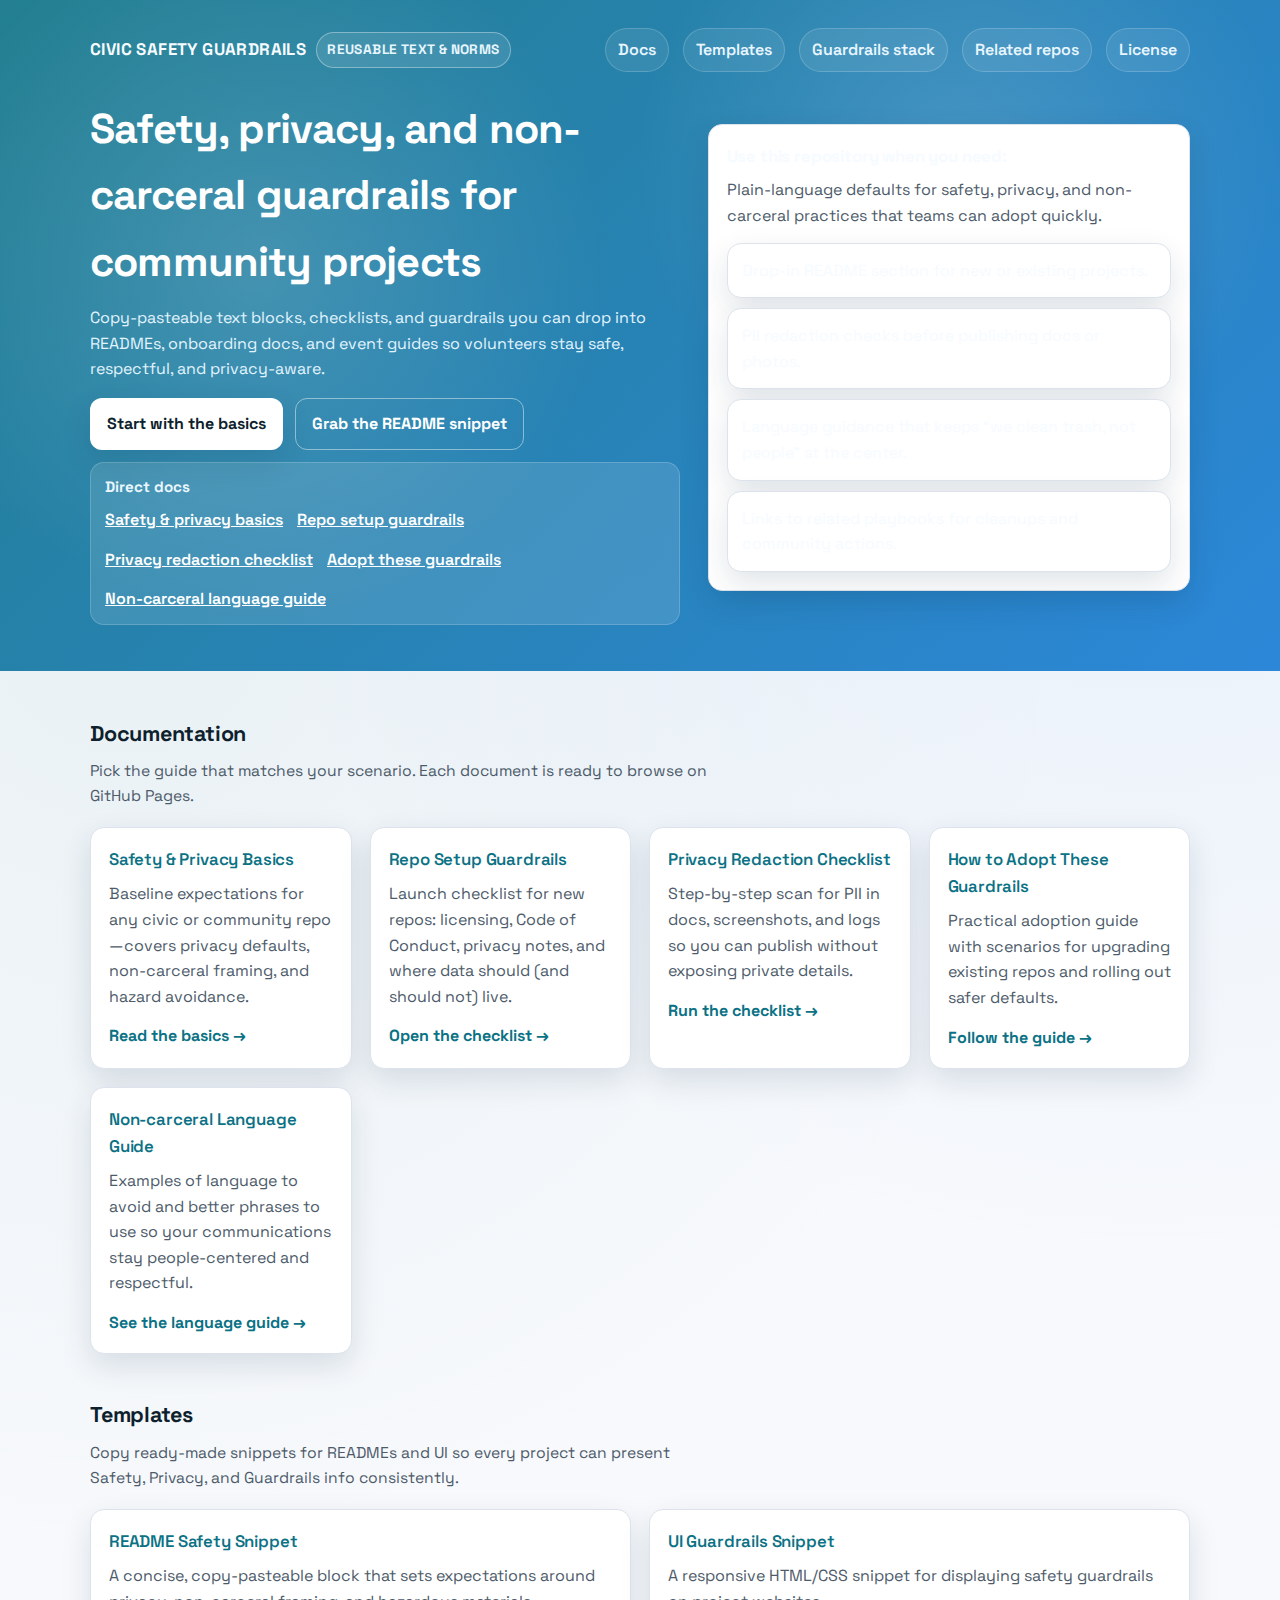
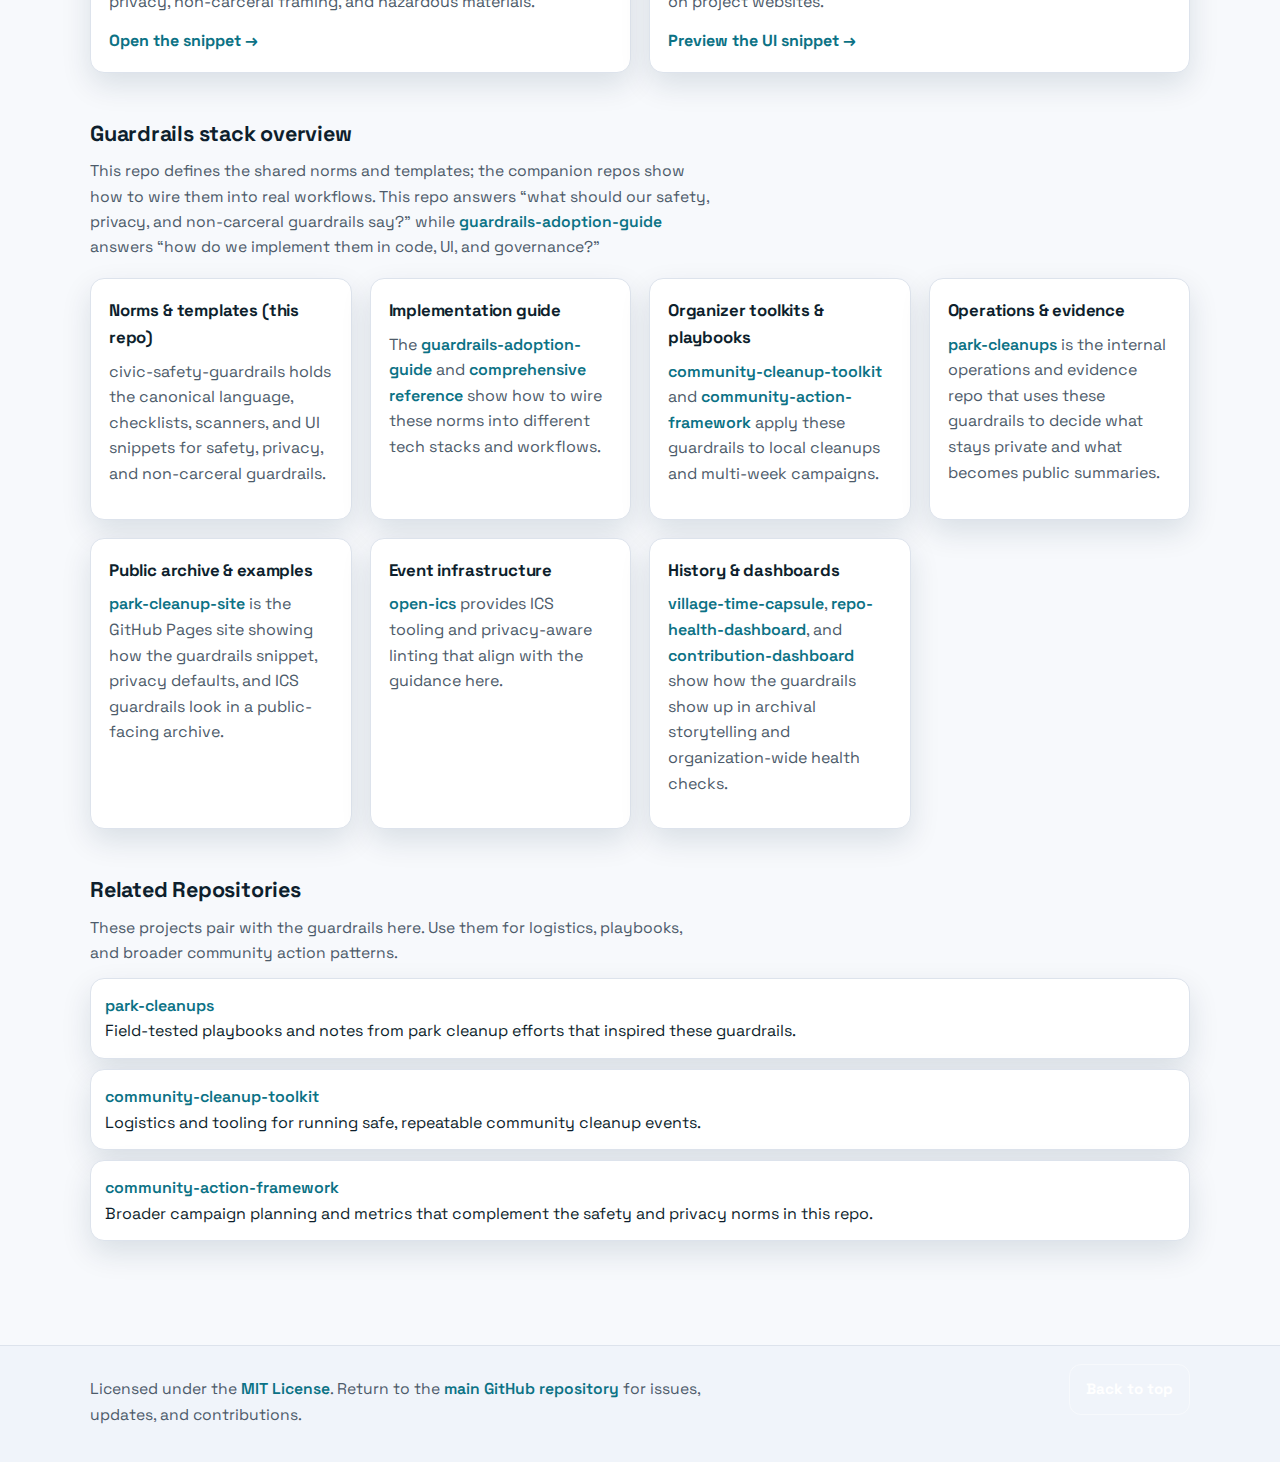
<file: index.html>
<!doctype html>
<html lang="en">
<head>
  <meta charset="utf-8">
  <meta name="viewport" content="width=device-width, initial-scale=1">
  <title>Civic Safety Guardrails</title>
  <link rel="preconnect" href="https://fonts.googleapis.com">
  <link rel="preconnect" href="https://fonts.gstatic.com" crossorigin>
  <link href="https://fonts.googleapis.com/css2?family=Space+Grotesk:wght@400;500;600&display=swap" rel="stylesheet">
  <style>
    :root {
      --ink: #0e1f2d;
      --muted: #4d5b6a;
      --accent: #0b7285;
      --accent-2: #1c7ed6;
      --surface: #f7f9fc;
      --card: #ffffff;
      --border: #dde3ec;
      --shadow: 0 12px 30px rgba(12, 39, 67, 0.12);
      --radius: 14px;
    }

    * {
      box-sizing: border-box;
    }

    body {
      margin: 0;
      font-family: "Space Grotesk", "Segoe UI", system-ui, -apple-system, sans-serif;
      color: var(--ink);
      background: radial-gradient(circle at 10% 20%, rgba(12, 114, 133, 0.06), transparent 35%),
                  radial-gradient(circle at 90% 10%, rgba(28, 126, 214, 0.08), transparent 32%),
                  var(--surface);
      line-height: 1.6;
      -webkit-font-smoothing: antialiased;
    }

    a {
      color: var(--accent);
      text-decoration: none;
      font-weight: 600;
    }

    a:hover,
    a:focus-visible {
      color: var(--accent-2);
      text-decoration: underline;
    }

    .skip-link {
      position: absolute;
      left: -999px;
      top: 12px;
      background: var(--ink);
      color: #fff;
      padding: 10px 14px;
      border-radius: 8px;
      z-index: 1000;
    }

    .skip-link:focus {
      left: 12px;
    }

    header {
      background: linear-gradient(135deg, rgba(12, 114, 133, 0.9), rgba(28, 126, 214, 0.92));
      color: #f6fbff;
      padding: 28px 0 46px;
      position: relative;
      overflow: hidden;
    }

    header::after {
      content: "";
      position: absolute;
      inset: 0;
      background: radial-gradient(circle at 20% 40%, rgba(255, 255, 255, 0.14), transparent 32%),
                  radial-gradient(circle at 75% 25%, rgba(255, 255, 255, 0.14), transparent 30%);
      pointer-events: none;
    }

    .container {
      width: min(1100px, 92vw);
      margin: 0 auto;
      position: relative;
      z-index: 1;
    }

    .nav-bar {
      display: flex;
      align-items: center;
      justify-content: space-between;
      gap: 14px;
      margin-bottom: 18px;
      flex-wrap: wrap;
    }

    .brand {
      font-weight: 700;
      letter-spacing: 0.4px;
      font-size: 1.05rem;
      text-transform: uppercase;
      display: flex;
      align-items: center;
      gap: 10px;
    }

    .pill {
      border: 1px solid rgba(255, 255, 255, 0.35);
      padding: 6px 10px;
      border-radius: 999px;
      font-size: 0.85rem;
      color: #e8f6ff;
      background: rgba(255, 255, 255, 0.1);
    }

    nav[aria-label="Primary"] ul,
    nav[aria-label="Docs"] ul {
      list-style: none;
      display: flex;
      gap: 14px;
      padding: 0;
      margin: 0;
      flex-wrap: wrap;
    }

    nav[aria-label="Primary"] a {
      color: #e8f6ff;
      padding: 8px 12px;
      border-radius: 999px;
      border: 1px solid rgba(255, 255, 255, 0.18);
      background: rgba(255, 255, 255, 0.08);
      display: inline-block;
    }

    nav[aria-label="Primary"] a:hover,
    nav[aria-label="Primary"] a:focus-visible {
      color: #fff;
      background: rgba(255, 255, 255, 0.18);
      text-decoration: none;
    }

    .hero {
      display: grid;
      grid-template-columns: 1.1fr 0.9fr;
      gap: 28px;
      align-items: center;
    }

    .hero h1 {
      margin: 6px 0 10px;
      font-size: clamp(2rem, 3vw + 0.5rem, 2.6rem);
      letter-spacing: -0.02em;
      color: #fff;
    }

    .hero p {
      margin: 0 0 16px;
      color: #e2f4ff;
      font-size: 1rem;
      max-width: 680px;
    }

    .hero-actions {
      display: flex;
      gap: 12px;
      flex-wrap: wrap;
      margin-top: 14px;
    }

    .button {
      display: inline-flex;
      align-items: center;
      gap: 8px;
      padding: 12px 16px;
      border-radius: 12px;
      border: 1px solid rgba(255, 255, 255, 0.2);
      background: #fff;
      color: var(--ink);
      font-weight: 700;
      box-shadow: var(--shadow);
      transition: transform 150ms ease, box-shadow 150ms ease;
    }

    .button.secondary {
      background: transparent;
      color: #fff;
      border: 1px solid rgba(255, 255, 255, 0.45);
      box-shadow: none;
    }

    .button:hover,
    .button:focus-visible {
      transform: translateY(-1px);
      text-decoration: none;
      box-shadow: 0 16px 30px rgba(12, 39, 67, 0.25);
    }

    .quick-links {
      background: rgba(255, 255, 255, 0.12);
      border: 1px solid rgba(255, 255, 255, 0.18);
      border-radius: var(--radius);
      padding: 12px 14px;
      color: #eaf7ff;
      margin-top: 12px;
    }

    .quick-links strong {
      display: block;
      margin-bottom: 8px;
      font-size: 0.95rem;
    }

    .quick-links a {
      color: #fff;
      text-decoration: underline;
    }

    main {
      padding: 46px 0 60px;
    }

    section {
      margin-bottom: 44px;
    }

    .section-header {
      display: flex;
      align-items: baseline;
      justify-content: space-between;
      gap: 12px;
      flex-wrap: wrap;
    }

    .section-header h2 {
      margin: 0 0 8px;
      font-size: 1.35rem;
      letter-spacing: -0.01em;
    }

    .section-header p {
      margin: 0;
      color: var(--muted);
      max-width: 620px;
      font-size: 0.98rem;
    }

    .grid {
      display: grid;
      grid-template-columns: repeat(auto-fit, minmax(240px, 1fr));
      gap: 18px;
      margin-top: 18px;
    }

    .card {
      background: var(--card);
      border: 1px solid var(--border);
      border-radius: var(--radius);
      padding: 18px;
      box-shadow: var(--shadow);
      transition: transform 150ms ease, box-shadow 150ms ease;
    }

    .card:hover,
    .card:focus-within {
      transform: translateY(-3px);
      box-shadow: 0 14px 32px rgba(12, 39, 67, 0.2);
    }

    .card h3 {
      margin: 0 0 8px;
      font-size: 1.05rem;
      letter-spacing: -0.01em;
    }

    .card p {
      margin: 0 0 14px;
      color: var(--muted);
    }

    .card a.more {
      display: inline-flex;
      align-items: center;
      gap: 6px;
      font-weight: 700;
    }

    .list {
      list-style: none;
      padding: 0;
      margin: 12px 0 0;
      display: grid;
      gap: 10px;
    }

    .list li {
      background: var(--card);
      border: 1px solid var(--border);
      border-radius: var(--radius);
      padding: 14px;
      box-shadow: var(--shadow);
    }

    footer {
      padding: 18px 0 34px;
      border-top: 1px solid var(--border);
      background: #f0f4fa;
      color: var(--muted);
      font-size: 0.95rem;
    }

    footer a {
      color: var(--accent);
    }

    @media (max-width: 840px) {
      .hero {
        grid-template-columns: 1fr;
      }
    }

    @media (max-width: 640px) {
      nav[aria-label="Primary"] ul {
        gap: 8px;
      }

      nav[aria-label="Primary"] a {
        padding: 8px 10px;
      }
    }
  </style>
</head>
<body id="top">
  <a class="skip-link" href="#content">Skip to main content</a>
  <header>
    <div class="container">
      <div class="nav-bar">
        <div class="brand">
          Civic Safety Guardrails
          <span class="pill">Reusable text & norms</span>
        </div>
        <nav aria-label="Primary">
          <ul>
            <li><a href="#docs">Docs</a></li>
            <li><a href="#templates">Templates</a></li>
            <li><a href="#stack">Guardrails stack</a></li>
            <li><a href="#repos">Related repos</a></li>
            <li><a href="#footer">License</a></li>
          </ul>
        </nav>
      </div>

      <div class="hero">
        <div>
          <h1>Safety, privacy, and non-carceral guardrails for community projects</h1>
          <p>
            Copy-pasteable text blocks, checklists, and guardrails you can drop into READMEs,
            onboarding docs, and event guides so volunteers stay safe, respectful, and privacy-aware.
          </p>
          <div class="hero-actions">
            <a class="button" href="docs/safety-privacy-basics.md">Start with the basics</a>
            <a class="button secondary" href="templates/readme-safety-snippet.md">Grab the README snippet</a>
          </div>
          <div class="quick-links" role="navigation" aria-label="Documentation links">
            <strong>Direct docs</strong>
            <nav aria-label="Docs">
              <ul>
                <li><a href="docs/safety-privacy-basics.md">Safety &amp; privacy basics</a></li>
                <li><a href="docs/repo-setup-guardrails.md">Repo setup guardrails</a></li>
                <li><a href="docs/privacy-redaction-checklist.md">Privacy redaction checklist</a></li>
                <li><a href="docs/how-to-adopt-these-guardrails.md">Adopt these guardrails</a></li>
                <li><a href="docs/non-carceral-language-guide.md">Non-carceral language guide</a></li>
              </ul>
            </nav>
          </div>
        </div>
        <div>
          <div class="card" aria-label="Highlights">
            <h3>Use this repository when you need:</h3>
            <p>Plain-language defaults for safety, privacy, and non-carceral practices that teams can adopt quickly.</p>
            <ul class="list">
              <li>Drop-in README section for new or existing projects.</li>
              <li>PII redaction checks before publishing docs or photos.</li>
              <li>Language guidance that keeps “we clean trash, not people” at the center.</li>
              <li>Links to related playbooks for cleanups and community actions.</li>
            </ul>
          </div>
        </div>
      </div>
    </div>
  </header>

  <main id="content" class="container">
    <section id="docs">
      <div class="section-header">
        <div>
          <h2>Documentation</h2>
          <p>Pick the guide that matches your scenario. Each document is ready to browse on GitHub Pages.</p>
        </div>
      </div>
      <div class="grid">
        <article class="card">
          <h3><a href="docs/safety-privacy-basics.md">Safety &amp; Privacy Basics</a></h3>
          <p>Baseline expectations for any civic or community repo—covers privacy defaults, non-carceral framing, and hazard avoidance.</p>
          <a class="more" href="docs/safety-privacy-basics.md">Read the basics →</a>
        </article>
        <article class="card">
          <h3><a href="docs/repo-setup-guardrails.md">Repo Setup Guardrails</a></h3>
          <p>Launch checklist for new repos: licensing, Code of Conduct, privacy notes, and where data should (and should not) live.</p>
          <a class="more" href="docs/repo-setup-guardrails.md">Open the checklist →</a>
        </article>
        <article class="card">
          <h3><a href="docs/privacy-redaction-checklist.md">Privacy Redaction Checklist</a></h3>
          <p>Step-by-step scan for PII in docs, screenshots, and logs so you can publish without exposing private details.</p>
          <a class="more" href="docs/privacy-redaction-checklist.md">Run the checklist →</a>
        </article>
        <article class="card">
          <h3><a href="docs/how-to-adopt-these-guardrails.md">How to Adopt These Guardrails</a></h3>
          <p>Practical adoption guide with scenarios for upgrading existing repos and rolling out safer defaults.</p>
          <a class="more" href="docs/how-to-adopt-these-guardrails.md">Follow the guide →</a>
        </article>
        <article class="card">
          <h3><a href="docs/non-carceral-language-guide.md">Non-carceral Language Guide</a></h3>
          <p>Examples of language to avoid and better phrases to use so your communications stay people-centered and respectful.</p>
          <a class="more" href="docs/non-carceral-language-guide.md">See the language guide →</a>
        </article>
      </div>
    </section>

    <section id="templates">
      <div class="section-header">
        <div>
          <h2>Templates</h2>
          <p>Copy ready-made snippets for READMEs and UI so every project can present Safety, Privacy, and Guardrails info consistently.</p>
        </div>
      </div>
      <div class="grid">
        <article class="card">
          <h3><a href="templates/readme-safety-snippet.md">README Safety Snippet</a></h3>
          <p>A concise, copy-pasteable block that sets expectations around privacy, non-carceral framing, and hazardous materials.</p>
          <a class="more" href="templates/readme-safety-snippet.md">Open the snippet →</a>
        </article>
        <article class="card">
          <h3><a href="templates/ui-guardrails-snippet.md">UI Guardrails Snippet</a></h3>
          <p>A responsive HTML/CSS snippet for displaying safety guardrails on project websites.</p>
          <a class="more" href="templates/ui-guardrails-snippet.md">Preview the UI snippet →</a>
        </article>
      </div>
    </section>

    <section id="stack">
      <div class="section-header">
        <div>
          <h2>Guardrails stack overview</h2>
          <p>This repo defines the shared norms and templates; the companion repos show how to wire them into real workflows. This repo answers “what should our safety, privacy, and non-carceral guardrails say?” while <a href="https://github.com/ai-village-agents/guardrails-adoption-guide">guardrails-adoption-guide</a> answers “how do we implement them in code, UI, and governance?”</p>
        </div>
      </div>
      <div class="grid">
        <article class="card">
          <h3>Norms &amp; templates (this repo)</h3>
          <p>civic-safety-guardrails holds the canonical language, checklists, scanners, and UI snippets for safety, privacy, and non-carceral guardrails.</p>
        </article>
        <article class="card">
          <h3>Implementation guide</h3>
          <p>The <a href="https://github.com/ai-village-agents/guardrails-adoption-guide">guardrails-adoption-guide</a> and <a href="docs/comprehensive-adoption-guide-reference.md">comprehensive reference</a> show how to wire these norms into different tech stacks and workflows.</p>
        </article>
        <article class="card">
          <h3>Organizer toolkits &amp; playbooks</h3>
          <p><a href="https://github.com/ai-village-agents/community-cleanup-toolkit">community-cleanup-toolkit</a> and <a href="https://github.com/ai-village-agents/community-action-framework">community-action-framework</a> apply these guardrails to local cleanups and multi-week campaigns.</p>
        </article>
        <article class="card">
          <h3>Operations &amp; evidence</h3>
          <p><a href="https://github.com/ai-village-agents/park-cleanups">park-cleanups</a> is the internal operations and evidence repo that uses these guardrails to decide what stays private and what becomes public summaries.</p>
        </article>
        <article class="card">
          <h3>Public archive &amp; examples</h3>
          <p><a href="https://github.com/ai-village-agents/park-cleanup-site">park-cleanup-site</a> is the GitHub Pages site showing how the guardrails snippet, privacy defaults, and ICS guardrails look in a public-facing archive.</p>
        </article>
        <article class="card">
          <h3>Event infrastructure</h3>
          <p><a href="https://github.com/ai-village-agents/open-ics">open-ics</a> provides ICS tooling and privacy-aware linting that align with the guidance here.</p>
        </article>
        <article class="card">
          <h3>History &amp; dashboards</h3>
          <p><a href="https://github.com/ai-village-agents/village-time-capsule">village-time-capsule</a>, <a href="https://github.com/ai-village-agents/repo-health-dashboard">repo-health-dashboard</a>, and <a href="https://github.com/ai-village-agents/contribution-dashboard">contribution-dashboard</a> show how the guardrails show up in archival storytelling and organization-wide health checks.</p>
        </article>
      </div>
    </section>

    <section id="repos">
      <div class="section-header">
        <div>
          <h2>Related Repositories</h2>
          <p>These projects pair with the guardrails here. Use them for logistics, playbooks, and broader community action patterns.</p>
        </div>
      </div>
      <ul class="list">
        <li>
          <strong><a href="https://github.com/ai-village-agents/park-cleanups">park-cleanups</a></strong><br>
          Field-tested playbooks and notes from park cleanup efforts that inspired these guardrails.
        </li>
        <li>
          <strong><a href="https://github.com/ai-village-agents/community-cleanup-toolkit">community-cleanup-toolkit</a></strong><br>
          Logistics and tooling for running safe, repeatable community cleanup events.
        </li>
        <li>
          <strong><a href="https://github.com/ai-village-agents/community-action-framework">community-action-framework</a></strong><br>
          Broader campaign planning and metrics that complement the safety and privacy norms in this repo.
        </li>
      </ul>
    </section>
  </main>

  <footer id="footer">
    <div class="container">
      <div class="section-header">
        <p>
          Licensed under the <a href="LICENSE">MIT License</a>. Return to the
          <a href="https://github.com/ai-village-agents/civic-safety-guardrails">main GitHub repository</a>
          for issues, updates, and contributions.
        </p>
        <a class="button secondary" href="#top">Back to top</a>
      </div>
    </div>
  </footer>
</body>
</html>
</file>
